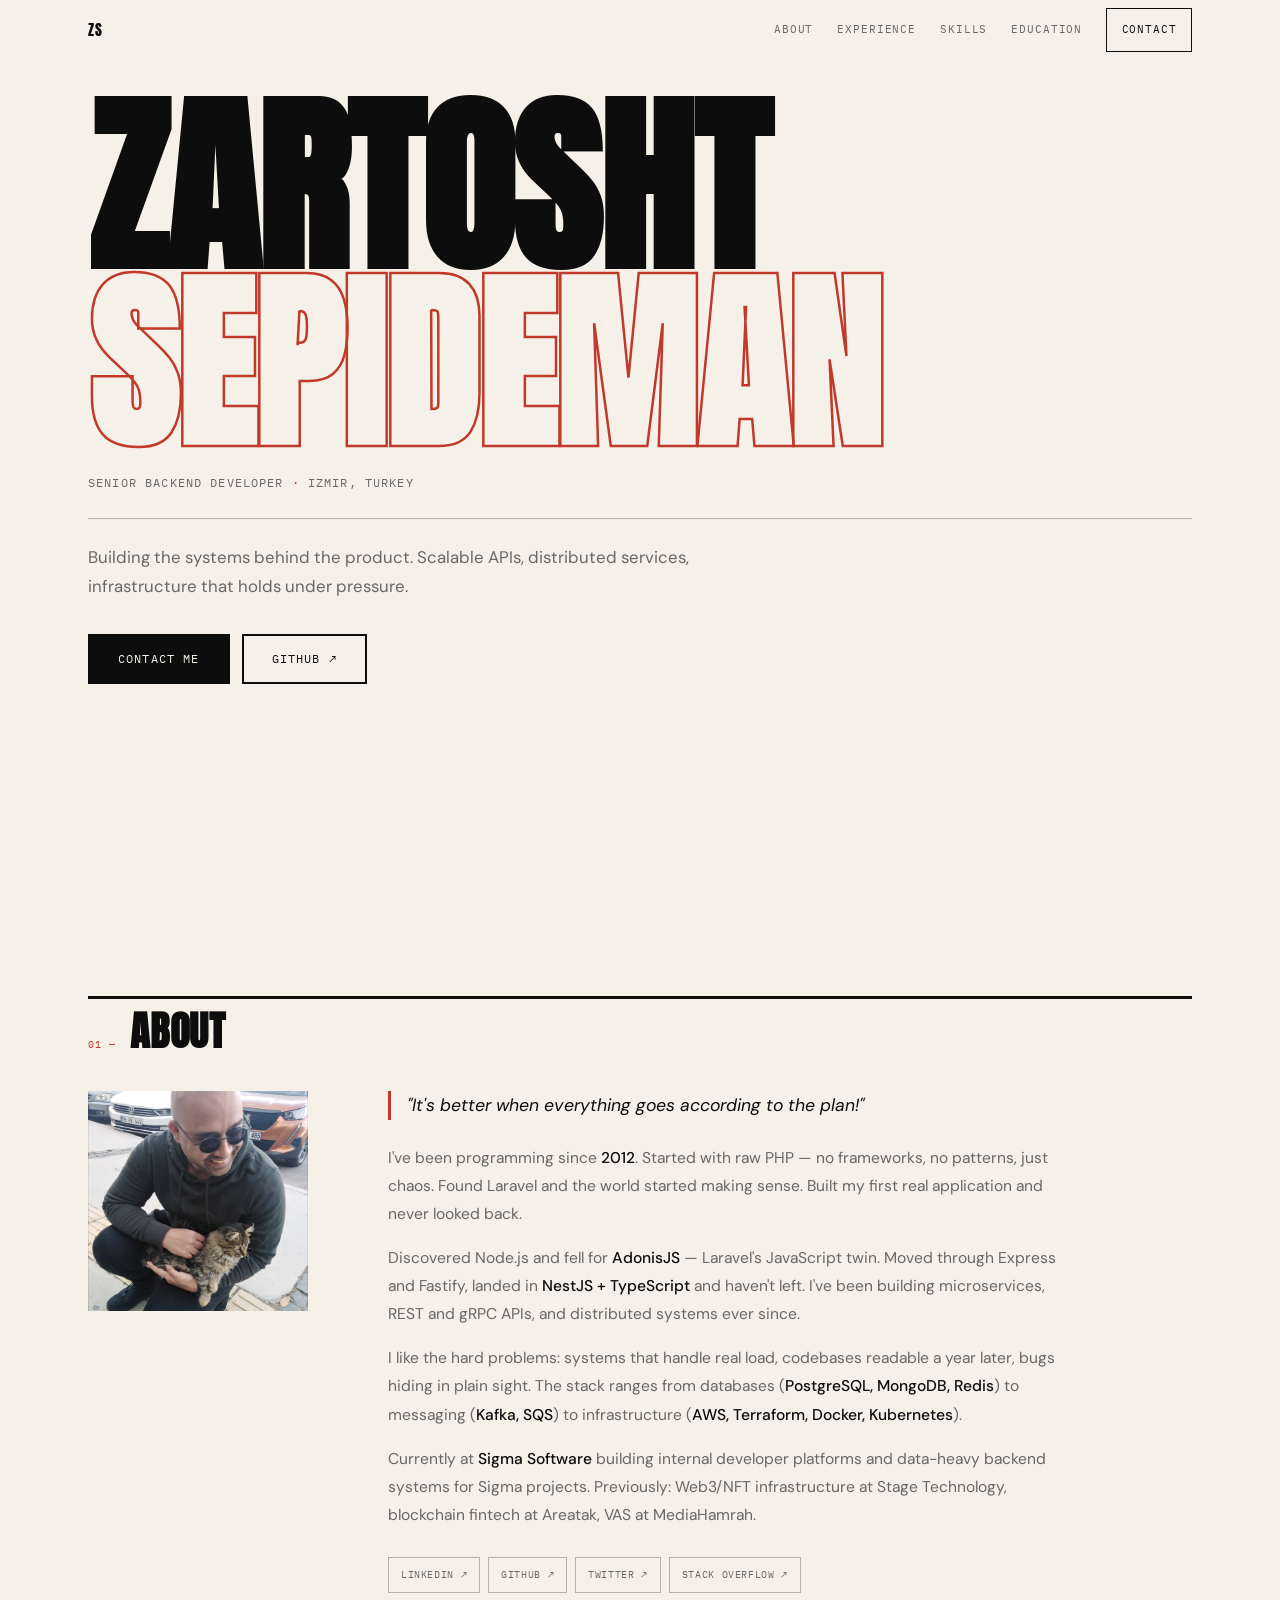
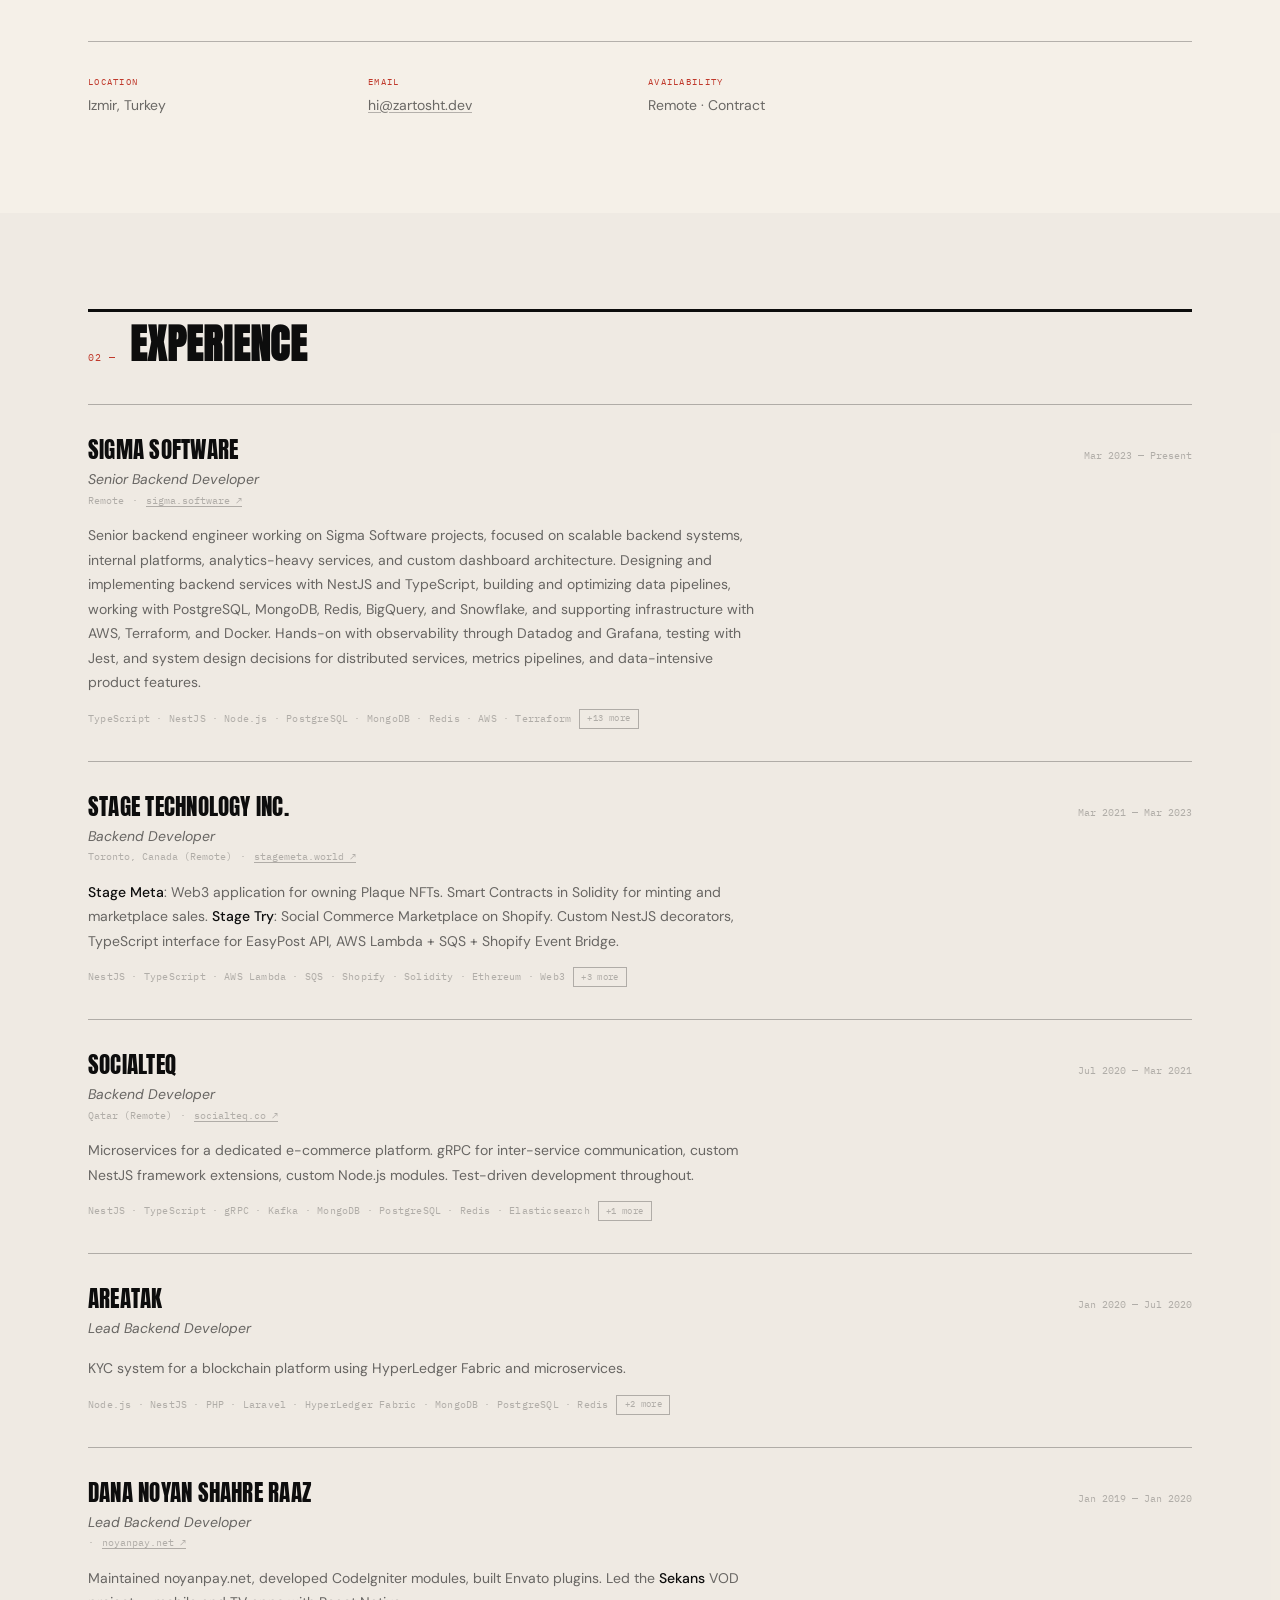
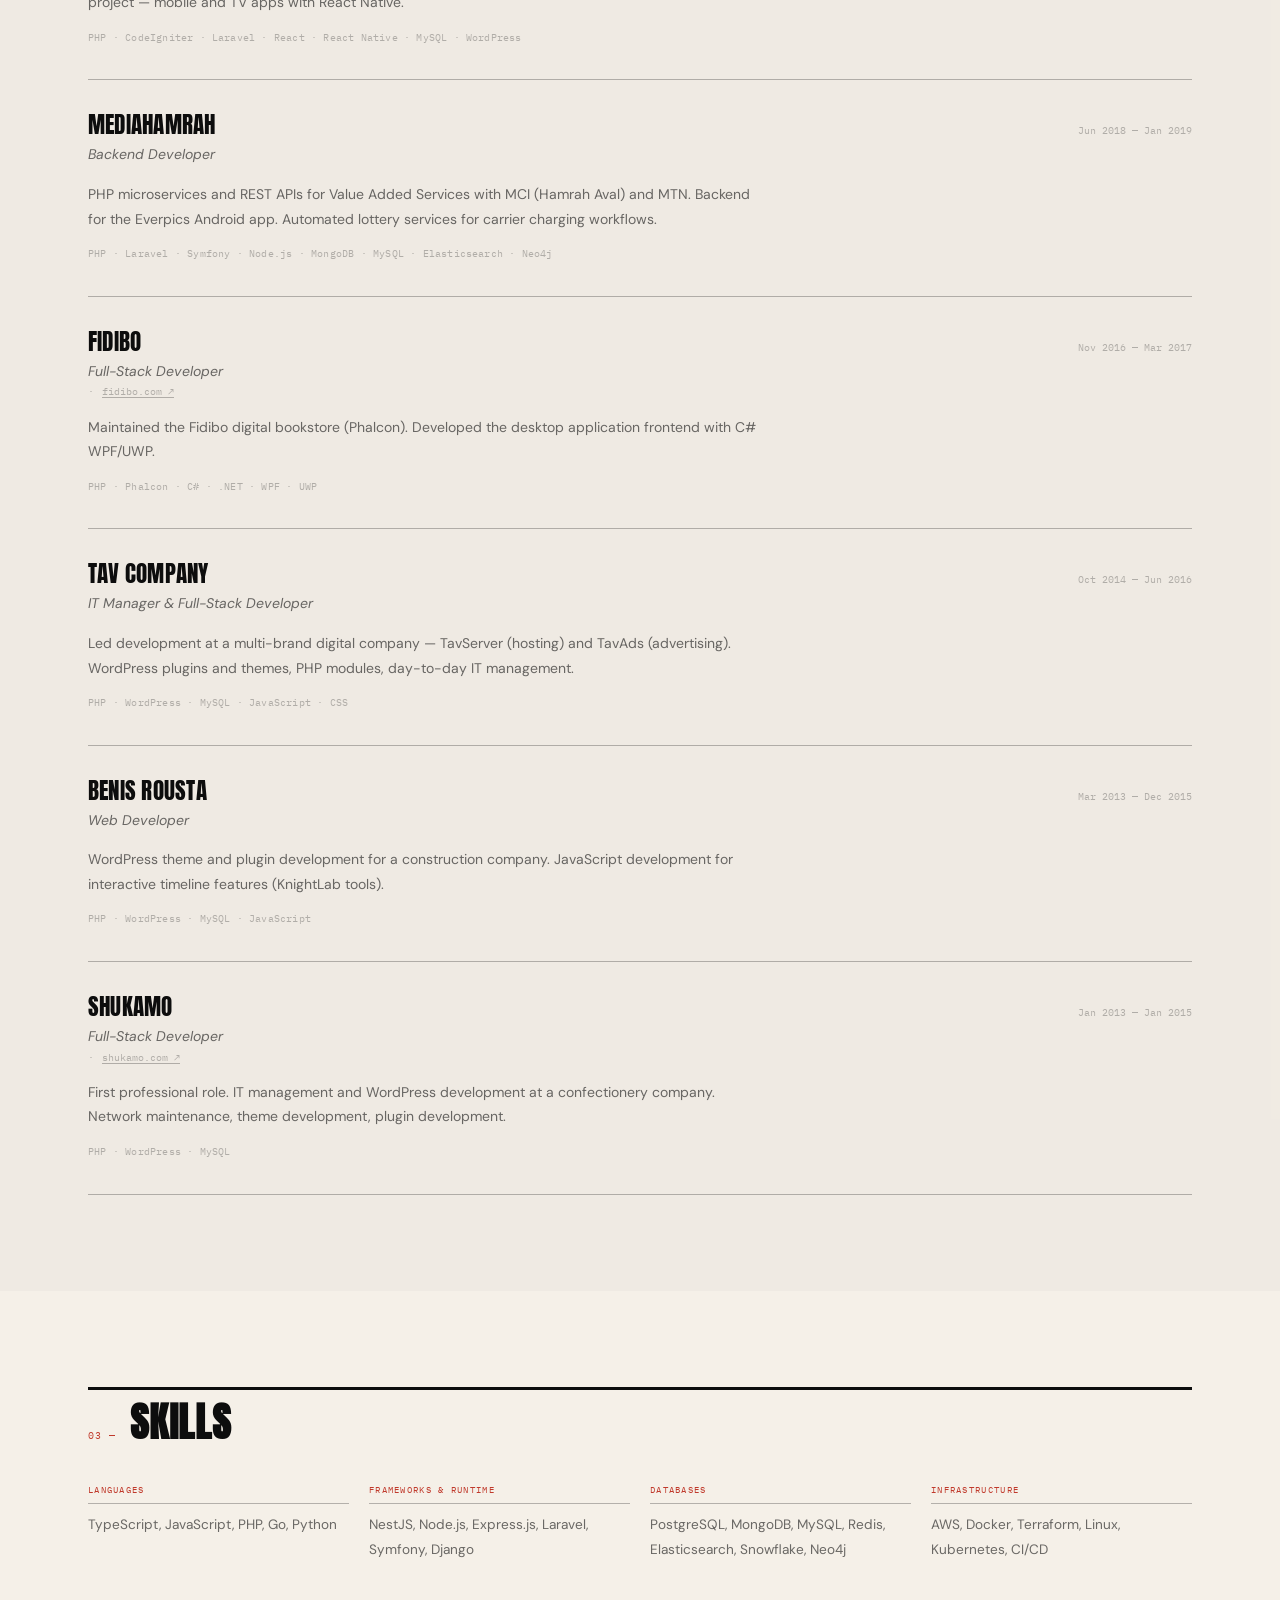
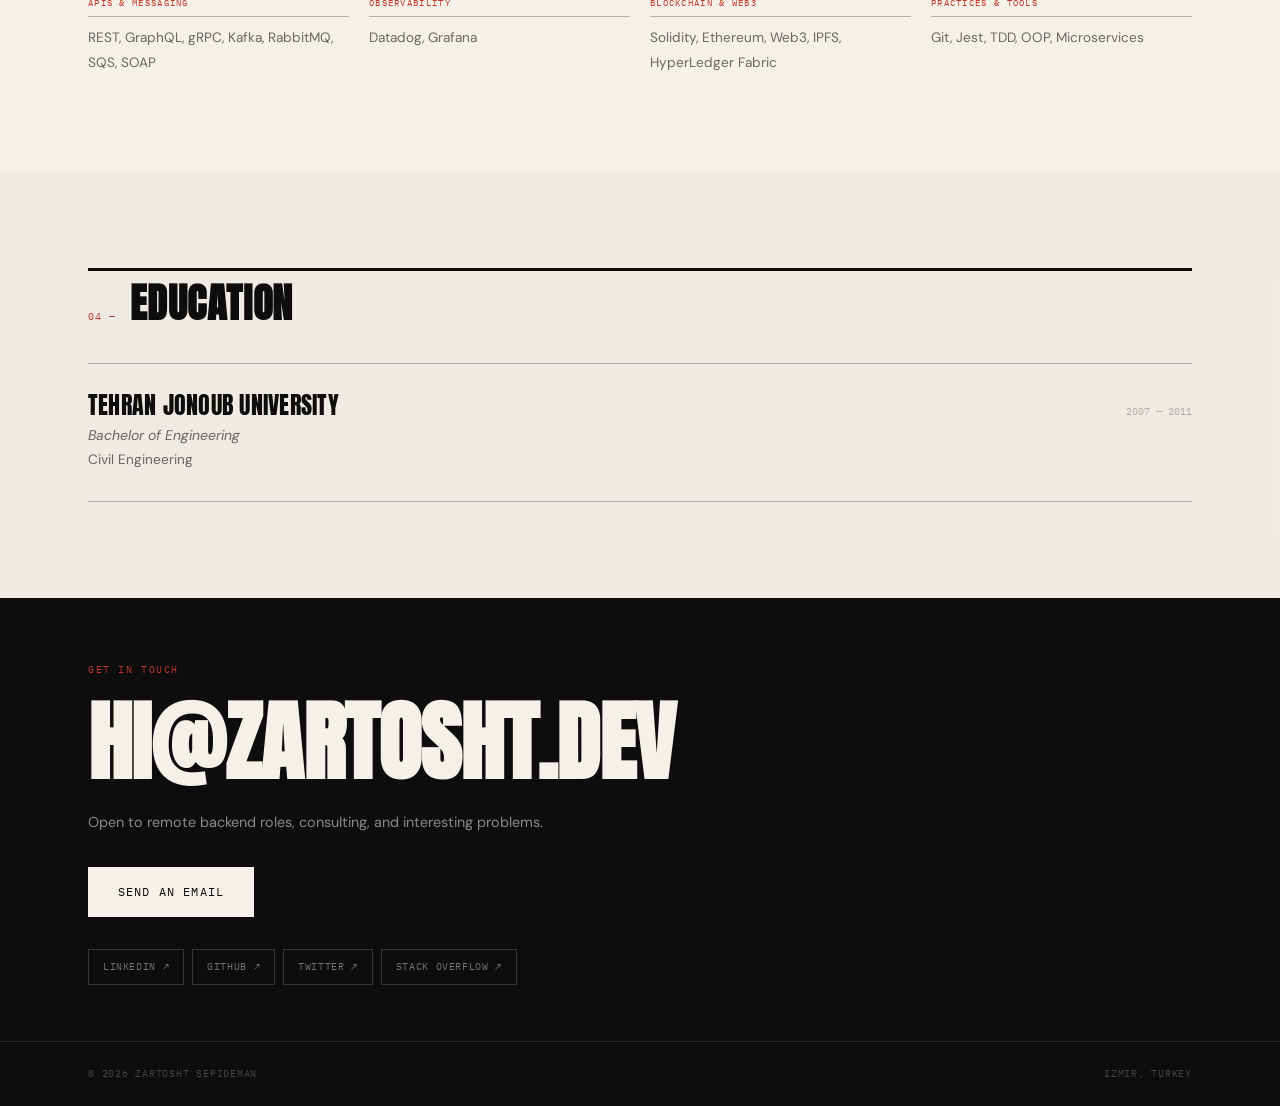
<file: index.html>
<!DOCTYPE html>
<html lang="en">
<head>
  <meta charset="UTF-8">
  <meta name="viewport" content="width=device-width, initial-scale=1.0">
  <title>Zartosht Sepideman — Senior Backend Developer</title>
  <meta name="description" content="Senior backend developer specialising in Node.js, TypeScript and NestJS. Building scalable distributed systems, APIs, and data-heavy backend services.">

  <link rel="preconnect" href="https://fonts.googleapis.com">
  <link rel="preconnect" href="https://fonts.gstatic.com" crossorigin>
  <link href="https://fonts.googleapis.com/css2?family=Anton&family=DM+Sans:ital,opsz,wght@0,9..40,300;0,9..40,400;0,9..40,500;1,9..40,300;1,9..40,400&family=IBM+Plex+Mono:ital,wght@0,400;0,500;1,400&display=swap" rel="stylesheet">

  <link rel="stylesheet" href="css/style.css">
</head>
<body>

  <!-- ── NAV ─────────────────────────────── -->
  <header id="site-nav" role="banner">
    <div class="nav-wrap">
      <a href="#top" class="nav-logo" aria-label="Home — Zartosht Sepideman">ZS</a>

      <!-- Desktop links (hidden on mobile) -->
      <nav class="nav-links" aria-label="Site navigation">
        <a href="#about"      class="nl" data-s="about">About</a>
        <a href="#experience" class="nl" data-s="experience">Experience</a>
        <a href="#skills"     class="nl" data-s="skills">Skills</a>
        <a href="#education"  class="nl" data-s="education">Education</a>
        <a href="#contact"    class="nl nl-cta" data-s="contact">Contact</a>
      </nav>

      <button class="nav-burger" id="nav-burger" aria-label="Open navigation" aria-expanded="false" aria-controls="nav-overlay">
        <span></span>
        <span></span>
      </button>
    </div>
  </header>

  <!-- ── FULLSCREEN OVERLAY NAV ────────────── -->
  <div class="nav-overlay" id="nav-overlay" role="dialog" aria-modal="true" aria-label="Navigation menu">
    <button class="overlay-close" id="overlay-close" aria-label="Close navigation">&#10005;</button>
    <nav class="overlay-nav" aria-label="Full navigation">
      <a href="#about">About</a>
      <a href="#experience">Experience</a>
      <a href="#skills">Skills</a>
      <a href="#education">Education</a>
      <a href="#contact">Contact</a>
    </nav>
    <div class="overlay-foot" id="overlay-foot"></div>
  </div>

  <!-- ── HERO ──────────────────────────────── -->
  <section id="top" class="hero" aria-label="Introduction">
    <div class="container">
      <h1 class="hero-name" id="hero-name" aria-label="Zartosht Sepideman"></h1>
      <p class="hero-meta" id="hero-meta"></p>
      <hr class="hero-rule" aria-hidden="true">
      <p class="hero-tagline" id="hero-tagline"></p>
      <div class="hero-cta" id="hero-cta"></div>
    </div>
  </section>

  <!-- ── ABOUT ─────────────────────────────── -->
  <section id="about" class="section" aria-labelledby="about-title">
    <div class="container">
      <div class="s-head">
        <span class="s-num" aria-hidden="true">01 —</span>
        <h2 class="s-title" id="about-title">About</h2>
      </div>

      <div class="about-layout">
        <div class="about-img-col">
          <img id="about-img" src="" alt="" class="about-img" loading="lazy">
        </div>
        <div class="about-text-col">
          <blockquote class="about-quote" id="about-quote"></blockquote>
          <div class="about-bio" id="about-bio"></div>
          <div class="about-socials" id="about-socials" role="list" aria-label="Social links"></div>
        </div>
      </div>

      <dl class="about-details" id="about-details" aria-label="Contact details"></dl>
    </div>
  </section>

  <!-- ── EXPERIENCE ────────────────────────── -->
  <section id="experience" class="section section-ruled" aria-labelledby="exp-title">
    <div class="container">
      <div class="s-head">
        <span class="s-num" aria-hidden="true">02 —</span>
        <h2 class="s-title" id="exp-title">Experience</h2>
      </div>
      <ol class="exp-list" id="exp-list" aria-label="Work history"></ol>
    </div>
  </section>

  <!-- ── SKILLS ────────────────────────────── -->
  <section id="skills" class="section" aria-labelledby="skills-title">
    <div class="container">
      <div class="s-head">
        <span class="s-num" aria-hidden="true">03 —</span>
        <h2 class="s-title" id="skills-title">Skills</h2>
      </div>
      <div class="skills-grid" id="skills-grid" role="list" aria-label="Skill categories"></div>
    </div>
  </section>

  <!-- ── EDUCATION ─────────────────────────── -->
  <section id="education" class="section section-ruled" aria-labelledby="edu-title">
    <div class="container">
      <div class="s-head">
        <span class="s-num" aria-hidden="true">04 —</span>
        <h2 class="s-title" id="edu-title">Education</h2>
      </div>
      <div id="edu-list"></div>
    </div>
  </section>

  <!-- ── CONTACT ───────────────────────────── -->
  <section id="contact" class="contact-section" aria-labelledby="contact-title">
    <div class="container">
      <p class="contact-eyebrow">Get in touch</p>
      <h2 class="contact-email-display" id="contact-title">
        <a id="contact-email-link" href="#" class="contact-email-anchor"></a>
      </h2>
      <p class="contact-sub">Open to remote backend roles, consulting, and interesting problems.</p>
      <div class="contact-actions">
        <a href="#" id="contact-mailto-btn" class="cta-btn cta-btn-inv">Send an email</a>
        <a href="cv.pdf" id="contact-dl-btn" download class="cta-btn cta-btn-dl cta-btn-dl-inv" aria-label="Download CV as PDF">
          <svg width="13" height="13" viewBox="0 0 13 13" fill="none" aria-hidden="true">
            <path d="M6.5 1v7M3.5 5.5l3 3 3-3M1 10h11" stroke="currentColor" stroke-width="1.5" stroke-linecap="round" stroke-linejoin="round"/>
          </svg>
          Download CV
        </a>
      </div>
      <nav class="contact-socials" id="contact-socials" aria-label="Social links"></nav>
    </div>
    <footer class="site-footer">
      <div class="container">
        <span id="footer-copy"></span>
        <span id="footer-loc"></span>
      </div>
    </footer>
  </section>

  <script src="data/data.js?v=1"></script>
  <script src="js/index.js?v=1"></script>
</body>
</html>
</file>
<file: css/style.css>
/* ============================================================
   DESIGN TOKENS
   ============================================================ */
:root {
  --bg:     #f5f0e8;   /* warm off-white */
  --ink:    #0d0d0d;   /* near-black */
  --ink-2:  rgba(13,13,13,.60);
  --ink-3:  rgba(13,13,13,.28);
  --red:    #c0392b;   /* single accent — crimson */

  --font-display: 'Anton', sans-serif;
  --font-body:    'DM Sans', sans-serif;
  --font-mono:    'IBM Plex Mono', monospace;

  /* Layout */
  --px:   1.25rem;   /* mobile horizontal padding */
  --max:  1200px;
  --nav-h: 60px;

  /* Reusable rules */
  --rule-heavy: 3px solid var(--ink);
  --rule-light: 1px solid var(--ink-3);
}

/* ============================================================
   RESET & BASE
   ============================================================ */
*, *::before, *::after { box-sizing: border-box; margin: 0; padding: 0; }

html {
  font-size: 16px;
  scroll-behavior: smooth;
  -webkit-text-size-adjust: 100%;
}

body {
  background: var(--bg);
  color: var(--ink);
  font-family: var(--font-body);
  line-height: 1.65;
  overflow-x: hidden;
  -webkit-font-smoothing: antialiased;
}

img { display: block; max-width: 100%; }
a   { color: inherit; text-decoration: none; }
ul, ol { list-style: none; }
button { cursor: pointer; font: inherit; border: none; background: none; }

/* ============================================================
   LAYOUT
   ============================================================ */
.container {
  width: 100%;
  padding-left:  var(--px);
  padding-right: var(--px);
  margin: 0 auto;
}

/* ============================================================
   SCROLL REVEAL — snappy on mobile, no stagger
   ============================================================ */
.reveal {
  opacity: 0;
  transform: translateY(14px);
  transition: opacity .35s ease, transform .35s ease;
}
.reveal.in {
  opacity: 1;
  transform: none;
}
@media (prefers-reduced-motion: reduce) {
  .reveal { opacity: 1; transform: none; transition: none; }
}

/* ============================================================
   NAVIGATION
   ============================================================ */
#site-nav {
  position: fixed;
  inset: 0 0 auto;
  z-index: 100;
  height: var(--nav-h);
  background: var(--bg);
  border-bottom: var(--rule-light);
  transition: border-color .3s;
}
#site-nav.at-top { border-color: transparent; }

.nav-wrap {
  max-width: var(--max);
  margin: 0 auto;
  padding: 0 var(--px);
  height: 100%;
  display: flex;
  align-items: center;
  justify-content: space-between;
}

.nav-logo {
  font-family: var(--font-display);
  font-size: .95rem;
  text-transform: uppercase;
  letter-spacing: .06em;
  color: var(--ink);
  line-height: 1;
}
.nav-logo:hover { color: var(--red); }

/* Desktop nav links — hidden by default, shown ≥900px */
.nav-links {
  display: none;
  align-items: center;
  gap: 0;
}
.nl {
  font-family: var(--font-mono);
  font-size: .68rem;
  text-transform: uppercase;
  letter-spacing: .08em;
  color: var(--ink-2);
  padding: .5rem .75rem;
  min-height: 44px;
  display: flex;
  align-items: center;
  transition: color .15s;
}
.nl:hover, .nl.active { color: var(--red); }
.nl-cta {
  margin-left: .75rem;
  border: 1.5px solid var(--ink);
  padding: .4rem .9rem;
  color: var(--ink);
  transition: background .15s, color .15s;
}
.nl-cta:hover {
  background: var(--ink);
  color: var(--bg);
}
.nl-cta.active { color: var(--red); border-color: var(--red); }

/* Hamburger */
.nav-burger {
  width: 44px;
  height: 44px;
  display: flex;
  flex-direction: column;
  align-items: center;
  justify-content: center;
  gap: 6px;
  padding: 0;
}
.nav-burger span {
  display: block;
  width: 22px;
  height: 2px;
  background: var(--ink);
  border-radius: 1px;
  transition: transform .25s ease, opacity .25s ease;
}
.nav-burger[aria-expanded="true"] span:first-child {
  transform: translateY(4px) rotate(45deg);
}
.nav-burger[aria-expanded="true"] span:last-child {
  transform: translateY(-4px) rotate(-45deg);
}

/* ============================================================
   FULLSCREEN OVERLAY NAV
   ============================================================ */
.nav-overlay {
  position: fixed;
  inset: 0;
  background: var(--ink);
  z-index: 200;
  display: flex;
  flex-direction: column;
  justify-content: center;
  padding: 3rem var(--px);
  opacity: 0;
  pointer-events: none;
  transition: opacity .25s ease;
}
.nav-overlay.open {
  opacity: 1;
  pointer-events: auto;
}

.overlay-close {
  position: absolute;
  top: 1rem;
  right: var(--px);
  width: 44px;
  height: 44px;
  display: flex;
  align-items: center;
  justify-content: center;
  color: var(--bg);
  font-size: 1.1rem;
  opacity: .7;
  transition: opacity .15s;
}
.overlay-close:hover { opacity: 1; }

.overlay-nav {
  display: flex;
  flex-direction: column;
  gap: 0;
}
.overlay-nav a {
  font-family: var(--font-display);
  font-size: clamp(2.25rem, 11vw, 5rem);
  text-transform: uppercase;
  color: var(--bg);
  letter-spacing: .01em;
  line-height: 1.15;
  padding: .35rem 0;
  border-bottom: 1px solid rgba(245,240,232,.1);
  transition: color .15s, padding-left .15s;
  display: block;
}
.overlay-nav a:last-child { border-bottom: none; }
.overlay-nav a:hover {
  color: var(--red);
  padding-left: .5rem;
}

.overlay-foot {
  position: absolute;
  bottom: 2rem;
  left: var(--px);
  font-family: var(--font-mono);
  font-size: .65rem;
  color: rgba(245,240,232,.3);
  letter-spacing: .06em;
  text-transform: uppercase;
}

/* ============================================================
   HERO
   ============================================================ */
.hero {
  padding-top: calc(var(--nav-h) + 2.5rem);
  padding-bottom: 4rem;
  min-height: 100svh;
  display: flex;
  align-items: flex-start;
}
.hero .container { width: 100%; }

/* Two-line name: ZARTOSHT filled, SEPIDEMAN stroked */
.hero-name {
  line-height: .92;
  margin-bottom: 1.25rem;
  /* each name line rendered via JS with spans */
}
.hn-fill {
  display: block;
  font-family: var(--font-display);
  font-size: clamp(4rem, 18vw, 12rem);
  text-transform: uppercase;
  color: var(--ink);
  letter-spacing: -.01em;
}
.hn-stroke {
  display: block;
  font-family: var(--font-display);
  font-size: clamp(4rem, 18vw, 12rem);
  text-transform: uppercase;
  color: transparent;
  -webkit-text-stroke: 1.5px var(--red);  /* thinner on mobile */
  letter-spacing: -.01em;
}

.hero-meta {
  font-family: var(--font-mono);
  font-size: .72rem;
  letter-spacing: .1em;
  text-transform: uppercase;
  color: var(--ink-2);
  margin-bottom: 1.5rem;
  line-height: 1.8;
}
.hero-meta .sep { margin: 0 .5rem; color: var(--red); }

.hero-rule {
  border: none;
  border-top: var(--rule-light);
  margin-bottom: 1.5rem;
}

.hero-tagline {
  font-size: clamp(.9rem, 2.5vw, 1.05rem);
  color: var(--ink-2);
  max-width: 52ch;
  line-height: 1.75;
  margin-bottom: 2rem;
}

/* CTA buttons — stacked full-width on mobile */
.hero-cta {
  display: flex;
  flex-direction: column;
  gap: .75rem;
}

.cta-btn {
  display: flex;
  align-items: center;
  justify-content: center;
  height: 50px;
  padding: 0 1.75rem;
  font-family: var(--font-mono);
  font-size: .72rem;
  letter-spacing: .1em;
  text-transform: uppercase;
  border: 2px solid var(--ink);
  background: var(--ink);
  color: var(--bg);
  transition: background .15s, color .15s, border-color .15s;
}
.cta-btn:hover {
  background: var(--red);
  border-color: var(--red);
  color: #fff;
}

.cta-btn-ghost {
  background: transparent;
  color: var(--ink);
}
.cta-btn-ghost:hover {
  background: var(--ink);
  color: var(--bg);
  border-color: var(--ink);
}

/* Inverted variant (used in dark contact section) */
.cta-btn-inv {
  background: var(--bg);
  border-color: var(--bg);
  color: var(--ink);
}
.cta-btn-inv:hover {
  background: var(--red);
  border-color: var(--red);
  color: #fff;
}

/* ============================================================
   SECTIONS
   ============================================================ */
.section {
  padding: 4.5rem 0;
}
.section-ruled {
  background: rgba(13,13,13,.025);
}

.s-head {
  border-top: var(--rule-heavy);
  padding-top: .75rem;
  display: flex;
  align-items: baseline;
  gap: .875rem;
  margin-bottom: 2.5rem;
}
.s-num {
  font-family: var(--font-mono);
  font-size: .62rem;
  letter-spacing: .1em;
  color: var(--red);
  flex-shrink: 0;
  line-height: 1;
  padding-top: .1rem;
}
.s-title {
  font-family: var(--font-display);
  font-size: clamp(1.5rem, 5vw, 2.5rem);
  text-transform: uppercase;
  letter-spacing: .02em;
  color: var(--ink);
  line-height: 1;
}

/* ============================================================
   ABOUT
   ============================================================ */
.about-layout {
  display: flex;
  flex-direction: column;
  gap: 2rem;
  margin-bottom: 3rem;
}

.about-img-col { max-width: 260px; }
.about-img {
  width: 100%;
  aspect-ratio: 1;
  object-fit: cover;
  display: block;
  filter: grayscale(10%);
  transition: filter .3s;
}
.about-img:hover { filter: none; }

.about-quote {
  font-family: var(--font-body);
  font-style: italic;
  font-size: clamp(.95rem, 2.5vw, 1.1rem);
  color: var(--ink);
  border-left: 3px solid var(--red);
  padding-left: 1rem;
  margin-bottom: 1.5rem;
  line-height: 1.65;
}

.about-bio {
  font-size: clamp(.875rem, 2vw, .975rem);
  color: var(--ink-2);
  line-height: 1.8;
  max-width: 62ch;
}
.about-bio p { margin-bottom: 1rem; }
.about-bio p:last-child { margin-bottom: 0; }
.about-bio strong { color: var(--ink); font-weight: 500; }

.about-socials {
  display: flex;
  flex-wrap: wrap;
  gap: .5rem;
  margin-top: 1.75rem;
}
.social-chip {
  font-family: var(--font-mono);
  font-size: .65rem;
  letter-spacing: .06em;
  text-transform: uppercase;
  color: var(--ink-2);
  border: 1px solid var(--ink-3);
  padding: .35rem .75rem;
  min-height: 36px;
  display: flex;
  align-items: center;
  transition: border-color .15s, color .15s;
}
.social-chip:hover { border-color: var(--red); color: var(--red); }

/* Details grid */
.about-details {
  border-top: var(--rule-light);
  padding-top: 2rem;
  display: grid;
  grid-template-columns: 1fr 1fr;
  gap: 1.5rem 1rem;
}
.dd-label {
  font-family: var(--font-mono);
  font-size: .58rem;
  text-transform: uppercase;
  letter-spacing: .14em;
  color: var(--red);
  margin-bottom: .3rem;
  display: block;
}
.dd-value {
  font-size: .875rem;
  color: var(--ink-2);
}
.dd-value a {
  transition: color .15s;
  text-decoration: underline;
  text-underline-offset: 2px;
  text-decoration-color: var(--ink-3);
}
.dd-value a:hover { color: var(--red); text-decoration-color: var(--red); }

/* ============================================================
   EXPERIENCE
   ============================================================ */
.exp-list { display: flex; flex-direction: column; }

.exp-entry {
  padding: 2rem 0;          /* was 1.5rem — more breathing room on mobile */
  border-bottom: var(--rule-light);
  position: relative;
  transition: padding-left .2s ease;
}
.exp-entry:first-child { border-top: var(--rule-light); }

/* Red left-border reveal on hover (desktop only) */
.exp-entry::before {
  content: '';
  position: absolute;
  left: 0;
  top: 2rem;
  bottom: 2rem;
  width: 3px;
  background: var(--red);
  transform: scaleY(0);
  transform-origin: top;
  transition: transform .2s ease;
}

.exp-top {
  display: flex;
  justify-content: space-between;
  align-items: first baseline;
  gap: .75rem;
  margin-bottom: .2rem;
}
.exp-company {
  font-family: var(--font-display);
  font-size: clamp(1.05rem, 3vw, 1.45rem);
  text-transform: uppercase;
  letter-spacing: .01em;
  color: var(--ink);
  line-height: 1.1;
  flex: 1 1 0;
  min-width: 0;
}
.exp-period {
  font-family: var(--font-mono);
  font-size: .64rem;
  color: var(--ink-3);
  white-space: nowrap;
  flex-shrink: 0;
  padding-top: .15rem;
}

.exp-role {
  font-family: var(--font-body);
  font-style: italic;
  font-size: .875rem;
  color: var(--ink-2);
  margin-bottom: .1rem;
}
.exp-loc-url {
  font-family: var(--font-mono);
  font-size: .62rem;
  color: var(--ink-3);
  margin-bottom: .875rem;
  display: flex;
  flex-wrap: wrap;
  gap: .25rem .5rem;
}
.exp-loc-url a {
  transition: color .15s;
  text-decoration: underline;
  text-underline-offset: 2px;
  text-decoration-color: var(--ink-3);
}
.exp-loc-url a:hover { color: var(--red); text-decoration-color: var(--red); }

.exp-desc {
  font-size: .875rem;
  color: var(--ink-2);
  line-height: 1.75;
  max-width: 68ch;
  margin-bottom: .875rem;
}
.exp-desc strong { color: var(--ink); font-weight: 500; }

.exp-stack {
  font-family: var(--font-mono);
  font-size: .61rem;
  color: var(--ink-3);
  letter-spacing: .02em;
  line-height: 1.9;
}
.stack-extra[hidden] { display: none; }

.stack-toggle {
  font-family: var(--font-mono);
  font-size: .58rem;
  letter-spacing: .04em;
  color: var(--ink-3);
  border: 1px solid var(--ink-3);
  padding: .1rem .45rem;
  margin-left: .5rem;
  vertical-align: middle;
  transition: color .15s, border-color .15s;
  line-height: 1.6;
}
.stack-toggle:hover { color: var(--red); border-color: var(--red); }

/* ============================================================
   SKILLS
   ============================================================ */
.skills-grid {
  display: grid;
  grid-template-columns: 1fr 1fr;
  gap: 2rem 1.25rem;
}

.skill-block { }
.skill-cat {
  font-family: var(--font-mono);
  font-size: .58rem;
  text-transform: uppercase;
  letter-spacing: .14em;
  color: var(--red);
  margin-bottom: .5rem;
  padding-bottom: .4rem;
  border-bottom: 1px solid var(--ink-3);
}
.skill-items {
  font-size: .85rem;
  color: var(--ink-2);
  line-height: 1.85;
}

/* ============================================================
   EDUCATION
   ============================================================ */
.edu-entry {
  border-top: var(--rule-light);
  border-bottom: var(--rule-light);
  padding: 1.75rem 0;
}
.edu-top {
  display: flex;
  justify-content: space-between;
  align-items: first baseline;
  gap: .75rem;
  flex-wrap: wrap;
  margin-bottom: .25rem;
}
.edu-school {
  font-family: var(--font-display);
  font-size: clamp(1.1rem, 3.5vw, 1.5rem);
  text-transform: uppercase;
  color: var(--ink);
  letter-spacing: .01em;
  line-height: 1.1;
}
.edu-period {
  font-family: var(--font-mono);
  font-size: .64rem;
  color: var(--ink-3);
  white-space: nowrap;
  flex-shrink: 0;
}
.edu-degree {
  font-family: var(--font-body);
  font-style: italic;
  font-size: .875rem;
  color: var(--ink-2);
  margin-bottom: .1rem;
}
.edu-field {
  font-size: .85rem;
  color: var(--ink-2);
  margin-bottom: .1rem;
}
.edu-loc {
  font-family: var(--font-mono);
  font-size: .62rem;
  color: var(--ink-3);
}

/* ============================================================
   CONTACT
   ============================================================ */
.contact-section {
  background: var(--ink);
  color: var(--bg);
  padding: 4rem 0 0;
}

.contact-eyebrow {
  font-family: var(--font-mono);
  font-size: .62rem;
  text-transform: uppercase;
  letter-spacing: .16em;
  color: var(--red);
  margin-bottom: 1.25rem;
}

.contact-email-display {
  font-family: var(--font-display);
  font-size: clamp(1.75rem, 8vw, 5.5rem);
  text-transform: uppercase;
  line-height: 1;
  word-break: break-word;
  margin-bottom: 1.5rem;
  letter-spacing: -.01em;
}
.contact-email-anchor {
  color: var(--bg);
  transition: color .15s;
}
.contact-email-anchor:hover { color: var(--red); }

.contact-sub {
  color: rgba(245,240,232,.55);
  font-size: .9rem;
  max-width: 48ch;
  line-height: 1.7;
  margin-bottom: 2rem;
}

/* Contact CTA row */
.contact-actions {
  display: flex;
  flex-direction: column;
  gap: .75rem;
}

/* Download CV on dark bg — inverted ghost */
.cta-btn-dl-inv {
  border-color: rgba(245,240,232,.3);
  color: rgba(245,240,232,.6);
  background: transparent;
}
.cta-btn-dl-inv:hover {
  border-color: var(--bg);
  color: var(--bg);
  background: transparent;
}

.contact-socials {
  display: flex;
  flex-wrap: wrap;
  gap: .5rem;
  margin-top: 2rem;
  margin-bottom: 3.5rem;
}
.contact-soc-link {
  font-family: var(--font-mono);
  font-size: .65rem;
  text-transform: uppercase;
  letter-spacing: .06em;
  color: rgba(245,240,232,.45);
  border: 1px solid rgba(245,240,232,.18);
  padding: .35rem .875rem;
  min-height: 36px;
  display: flex;
  align-items: center;
  transition: color .15s, border-color .15s;
}
.contact-soc-link:hover {
  color: var(--bg);
  border-color: rgba(245,240,232,.5);
}

/* Footer */
.site-footer {
  border-top: 1px solid rgba(245,240,232,.1);
  padding: 1.5rem 0;
}
.site-footer .container {
  display: flex;
  justify-content: space-between;
  align-items: center;
  flex-wrap: wrap;
  gap: .5rem;
  font-family: var(--font-mono);
  font-size: .6rem;
  text-transform: uppercase;
  letter-spacing: .08em;
  color: rgba(245,240,232,.25);
}

/* ============================================================
   FOCUS-VISIBLE — keyboard accessibility rings
   ============================================================ */
:focus-visible {
  outline: 2px solid var(--red);
  outline-offset: 3px;
}
/* Suppress mouse-click outline on buttons/links */
:focus:not(:focus-visible) { outline: none; }

/* ============================================================
   DOWNLOAD CV BUTTON
   ============================================================ */
.cta-btn-dl {
  background: transparent;
  border-color: var(--ink-3);
  color: var(--ink-2);
  gap: .4rem;
}
.cta-btn-dl:hover {
  background: transparent;
  border-color: var(--ink);
  color: var(--ink);
}
.cta-btn-dl svg { flex-shrink: 0; }

/* ============================================================
   BREAKPOINT: 640px (sm)
   ============================================================ */
@media (min-width: 640px) {
  :root { --px: 2rem; }

  .hero-cta,
  .contact-actions {
    flex-direction: row;
    flex-wrap: wrap;
  }
  .cta-btn { width: auto; }

  .about-details {
    grid-template-columns: repeat(3, 1fr);
  }
}

/* ============================================================
   BREAKPOINT: 900px (md)
   ============================================================ */
@media (min-width: 900px) {
  :root { --px: 2.5rem; }

  /* Show desktop nav, hide burger */
  .nav-links { display: flex; }
  .nav-burger { display: none; }

  .section { padding: 6rem 0; }

  .about-layout {
    flex-direction: row;
    align-items: flex-start;
    gap: 5rem;
  }
  .about-img-col {
    width: 220px;
    flex-shrink: 0;
  }

  .about-details {
    grid-template-columns: repeat(4, 1fr);
  }

  .skills-grid {
    grid-template-columns: repeat(4, 1fr);
  }

  /* Experience hover interaction */
  .exp-entry:hover { padding-left: 1.25rem; }
  .exp-entry:hover::before { transform: scaleY(1); }

  /* Thicker stroke now the letters are physically large */
  .hn-stroke { -webkit-text-stroke-width: 2.5px; }
}

/* ============================================================
   BREAKPOINT: 1200px (lg)
   ============================================================ */
@media (min-width: 1200px) {
  :root { --px: 3rem; }

  .container { max-width: var(--max); }

  .hn-fill, .hn-stroke {
    /* at this width, 18vw > 12rem is capped — text fills nicely */
  }
}

/* ============================================================
   PRINT
   ============================================================ */
@media print {
  #site-nav, .nav-overlay, .hero-cta, .contact-section { display: none; }
  body { background: #fff; color: #000; }
  .section { padding: 1.5rem 0; }
  .s-head { border-top: 2px solid #000; }
  .about-img { max-width: 160px; }
  .exp-entry::before { display: none; }
  .hero { min-height: auto; padding-top: 1rem; }
  .hn-fill, .hn-stroke {
    font-size: 3rem;
  }
  .hn-stroke {
    -webkit-text-stroke: 1px #c0392b;
    color: transparent;
  }
}
</file>
